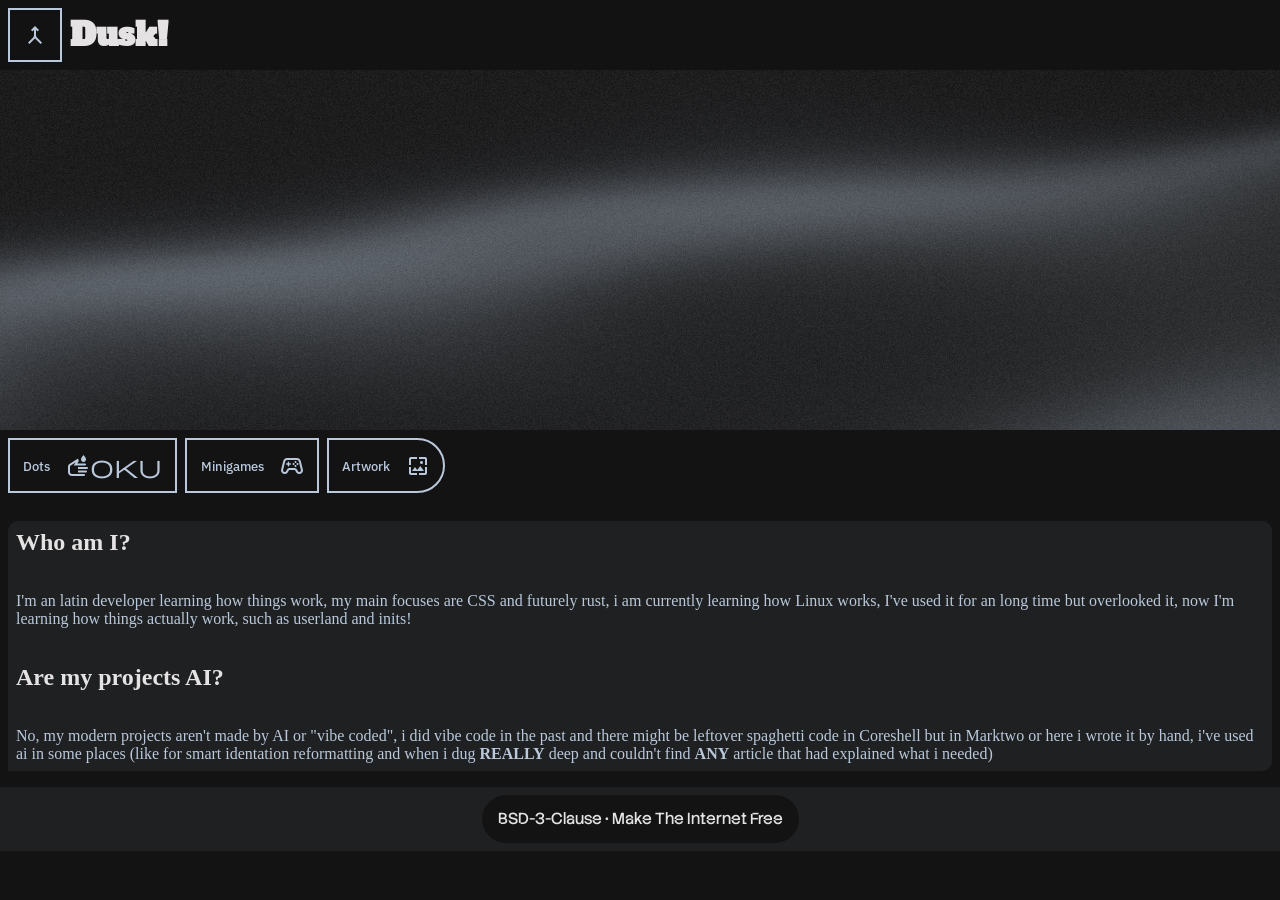
<file: index.html>
<!DOCTYPE html>
<html lang="en">
<head>
    <meta charset="UTF-8">
    <meta name="viewport" content="width=device-width, initial-scale=1.0">
    
    <title>Dusk!</title>
    
    <link rel="stylesheet" href="https://fonts.googleapis.com/css2?family=Material+Symbols+Outlined" />
    <link rel="stylesheet" href="stylesheet.css">
</head>

<body>
    <header class="topbar">
        <a href="https://www.github.com/dusk-uses-tux" aria-label="GitHub Profile">
            <span class="material-symbols-outlined">merge</span>
        </a>
        <h1>Dusk!</h1>   
    </header>
    
    <main>
        <img src="banner.png" alt="Gradient banner">

        <nav class="buttons">
            <a href="dots/index.html">
                Dots
                <span class="material-symbols-outlined">washoku</span>
            </a>
            <a href="apps/index.html">
                Minigames
                <span class="material-symbols-outlined">stadia_controller</span>
            </a>
            <a href="/artwork/index.html">
                Artwork
                <span class="material-symbols-outlined">wallpaper</span>
            </a>
        </nav>
    </main>
    <div class="yap">
        <h2>
            Who am I?
        </h2>
        <p>
            I'm an latin developer learning how things work, my main focuses are CSS and futurely rust, i am currently learning how Linux works, I've used it for an long time but overlooked it, now I'm learning how things actually work, such as userland and inits! 
        </p>
        <h2>
            Are my projects AI?
        </h2>
        <p>
            No, my modern projects aren't made by AI or "vibe coded", i did vibe code in the past and there might be leftover spaghetti code in Coreshell but in Marktwo or here i wrote it by hand, i've used ai in some places (like for smart identation reformatting and when i dug <strong>REALLY</strong> deep and couldn't find <strong>ANY</strong> article that had explained what i needed)
        </p>
    </div>
        <div class="footer">
        <footer>
            <p>
                BSD-3-Clause • Make The Internet Free
            </p>
        </footer>
    </div>
</body>
</html>
</file>
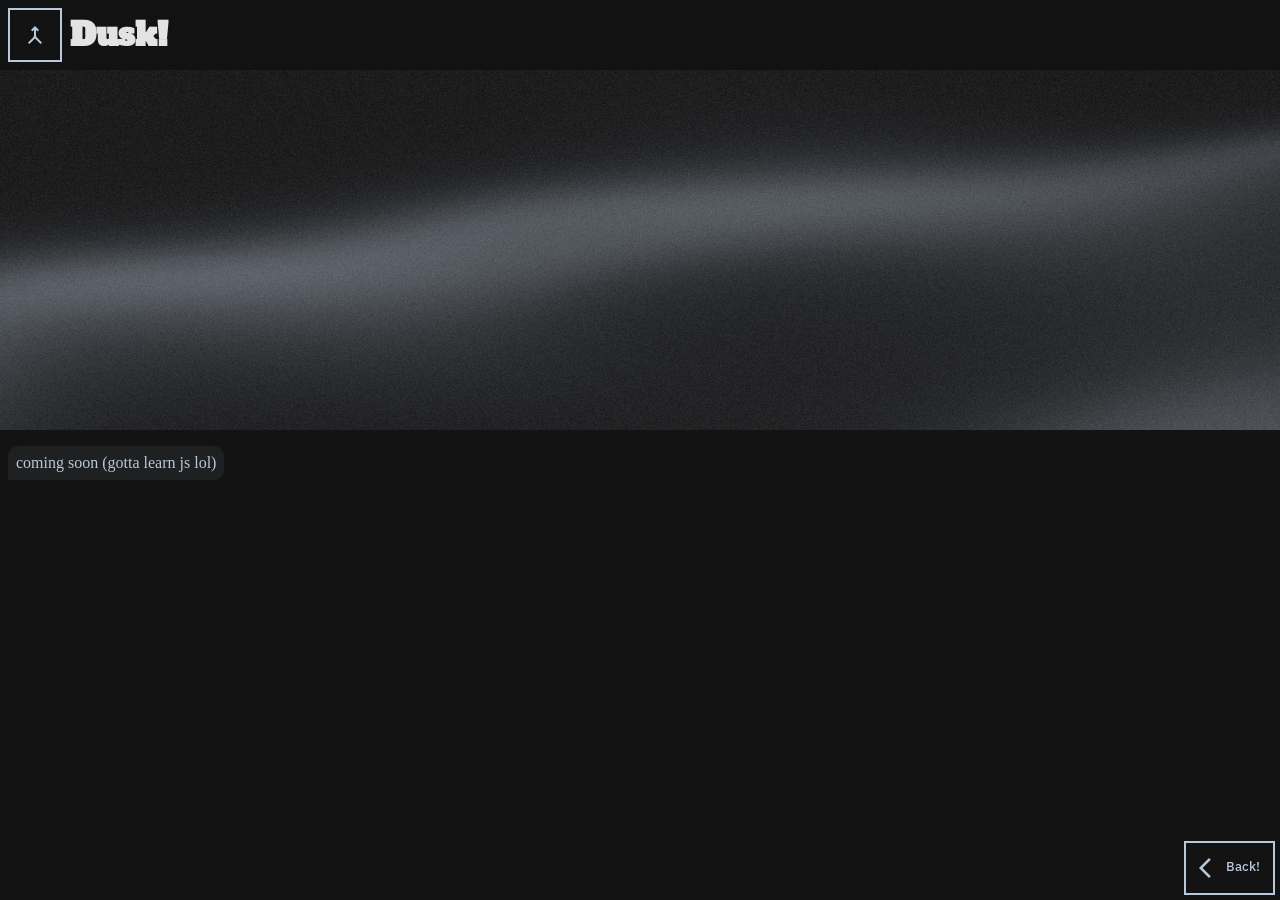
<file: apps/index.html>
<!DOCTYPE html>
<html lang="en">
<head>
    <meta charset="UTF-8">
    <meta name="viewport" content="width=device-width, initial-scale=1.0">
    
    <title>Dusk!</title>
    
    <link rel="stylesheet" href="https://fonts.googleapis.com/css2?family=Material+Symbols+Outlined" />
    <link rel="stylesheet" href="../stylesheet.css">
</head>

<body>
    <header class="topbar">
        <a href="https://www.github.com/dusk-uses-tux" aria-label="GitHub Profile">
            <span class="material-symbols-outlined">merge</span>
        </a>
        <h1>Dusk!</h1>   
    </header>
    
    <main>
        <img src="../banner.png" alt="Gradient banner">

        <!-- <nav class="buttons">
            <a href="https://github.com/dusk-uses-tux/marktwo">
                Marktwo
                <span class="material-symbols-outlined">
                  flag
                </span>
            </a>
        </nav> -->
    </main>
    <div class="yap">
        <p>
            coming soon (gotta learn js lol)
        </p>
    </div>
         <nav class="exit">
            <a href="../index.html">
                <span class="material-symbols-outlined">
                    arrow_back_ios
                </span>
                Back!
            </a>
        </nav>
</body>
</html>
</file>
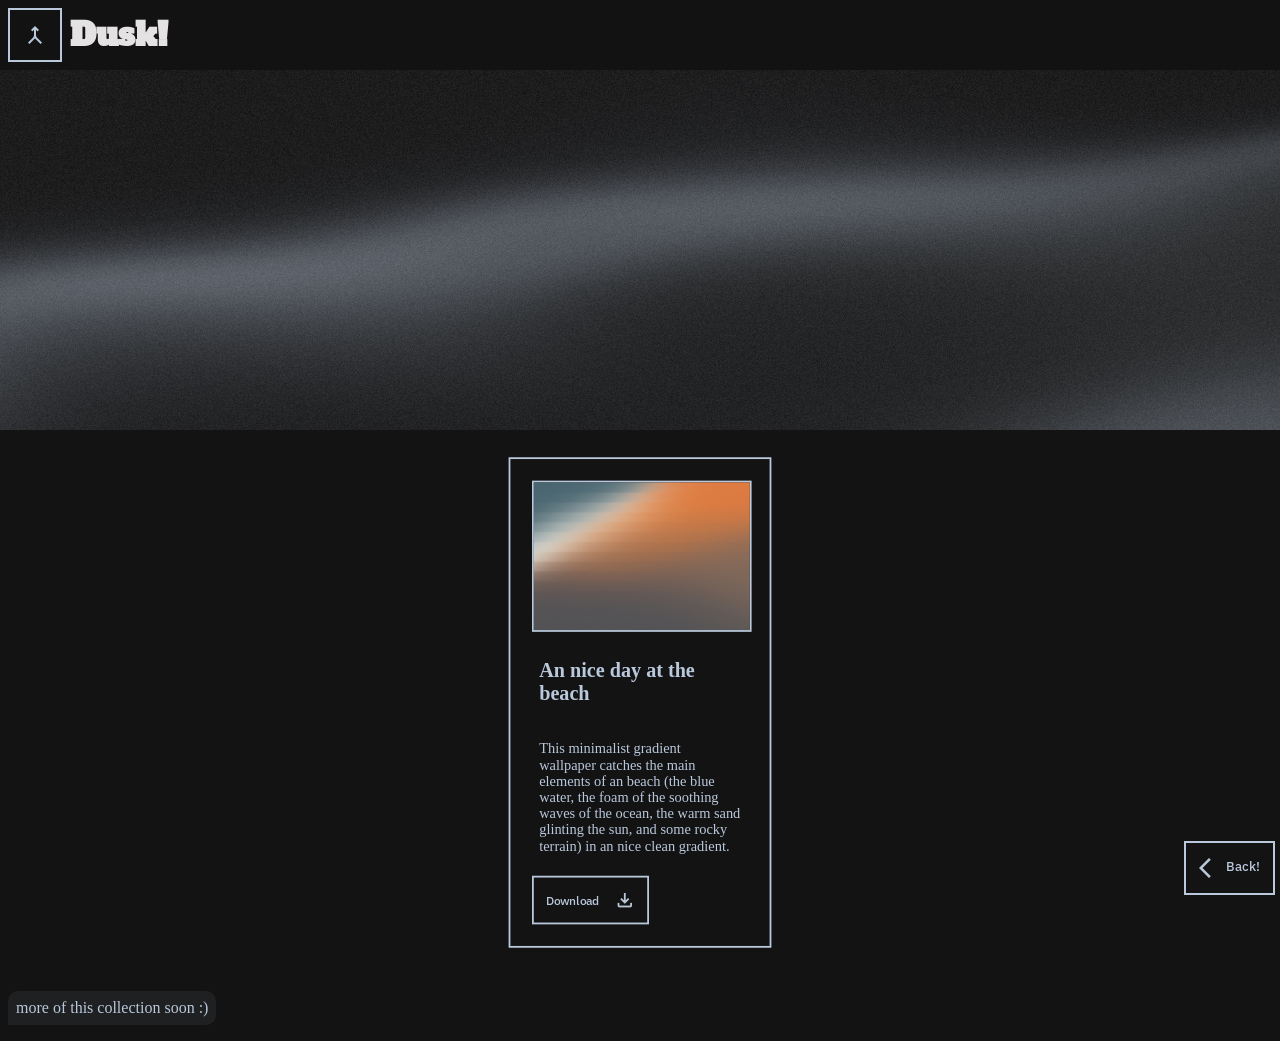
<file: artwork/index.html>
<!DOCTYPE html>
<html lang="en">

<head>
    <meta charset="UTF-8">
    <meta name="viewport" content="width=device-width, initial-scale=1.0">

    <title>Dusk!</title>

    <link rel="stylesheet" href="https://fonts.googleapis.com/css2?family=Material+Symbols+Outlined" />
    <link rel="stylesheet" href="../stylesheet.css">
    <link rel="stylesheet" href="artwork.css">
</head>

<body>
    <header class="topbar">
        <a href="https://www.github.com/dusk-uses-tux" aria-label="GitHub Profile">
            <span class="material-symbols-outlined">merge</span>
        </a>
        <h1>Dusk!</h1>
    </header>

    <main>
        <img src="../banner.png" alt="Gradient banner">

        <!-- <nav class="buttons">
            <a href="https://github.com/dusk-uses-tux/marktwo">
                Marktwo
                <span class="material-symbols-outlined">
                  flag
                </span>
            </a>
        </nav> -->
    </main>
    <nav class="exit">
        <a href="../index.html">
            <span class="material-symbols-outlined">
                arrow_back_ios
            </span>
            Back!
        </a>
    </nav>
    <div class="beach_card">
        <div class="beach">
            <img src="preview.jpg" alt="">
        </div>
        <div class="text">
            <h3>An nice day at the beach</h3>
            <p>This minimalist gradient wallpaper catches the main elements of an beach (the blue water, the foam of the
                soothing waves of the ocean, the warm sand glinting the sun, and some rocky terrain) in an nice clean
                gradient.</p>
        </div>
        <a href="beach.tar.xz">
            Download
            <span class="material-symbols-outlined">
                download
            </span>
        </a>
    </div>
    <div class="yap">
        <p>
            more of this collection soon :)
        </p>
    </div>
</body>

</html>
</file>
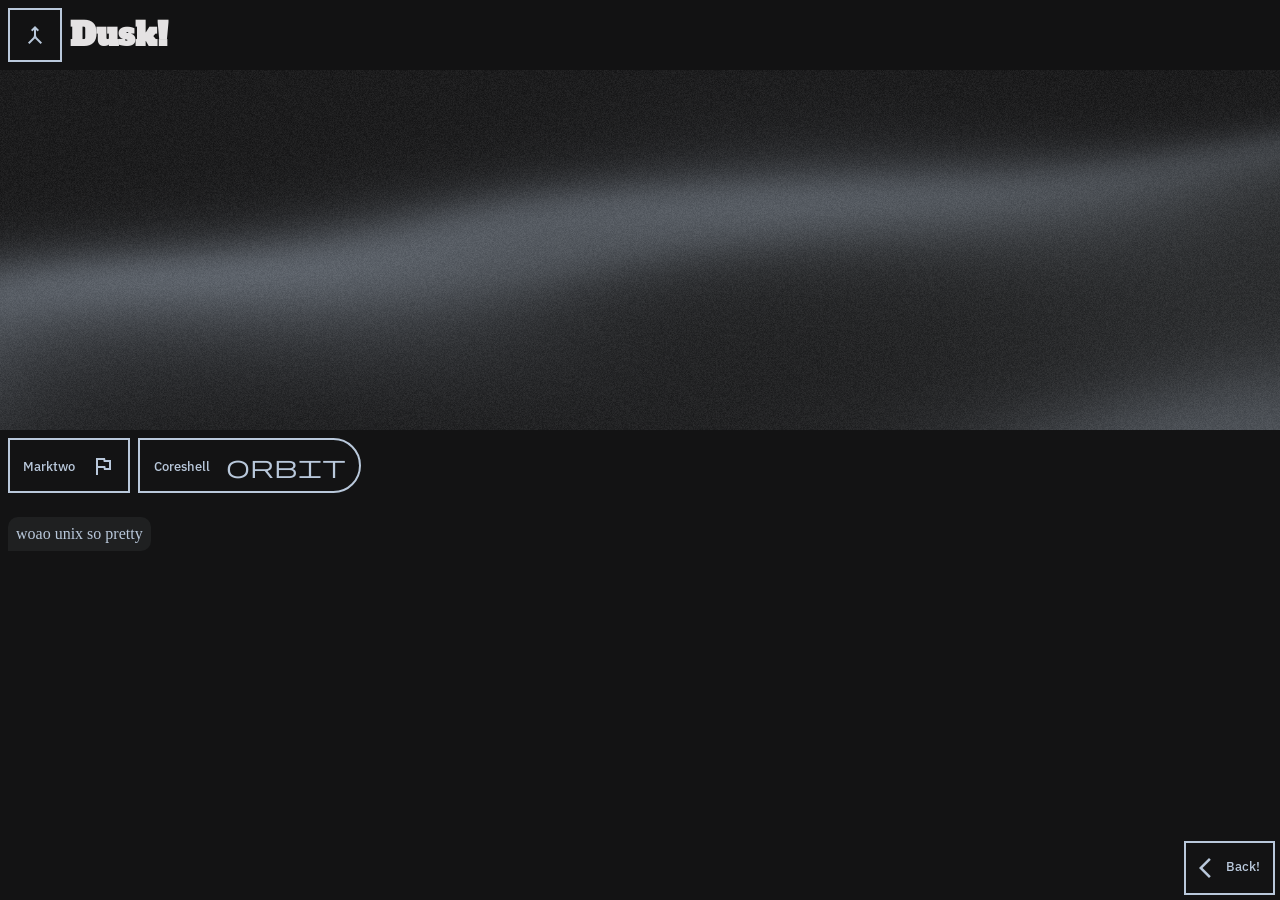
<file: dots/index.html>
<!DOCTYPE html>
<html lang="en">
<head>
    <meta charset="UTF-8">
    <meta name="viewport" content="width=device-width, initial-scale=1.0">
    
    <title>Dusk!</title>
    
    <link rel="stylesheet" href="https://fonts.googleapis.com/css2?family=Material+Symbols+Outlined" />
    <link rel="stylesheet" href="../stylesheet.css">
</head>

<body>
    <header class="topbar">
        <a href="https://www.github.com/dusk-uses-tux" aria-label="GitHub Profile">
            <span class="material-symbols-outlined">merge</span>
        </a>
        <h1>Dusk!</h1>   
    </header>
    
    <main>
        <img src="../banner.png" alt="Gradient banner">

        <nav class="buttons">
            <a href="https://github.com/dusk-uses-tux/marktwo">
                Marktwo
                <span class="material-symbols-outlined">
                  flag
                </span>
            </a>
            <a href="https://github.com/dusk-uses-tux/coreshell">
                Coreshell
                <span class="material-symbols-outlined">
                  orbit
                </span>
            </a>
        </nav>
    </main>
    <div class="yap">
        <p>
            woao unix so pretty
        </p>
    </div>
         <nav class="exit">
            <a href="../index.html">
                <span class="material-symbols-outlined">
                    arrow_back_ios
                </span>
                Back!
            </a>
        </nav>
</body>
</html>
</file>
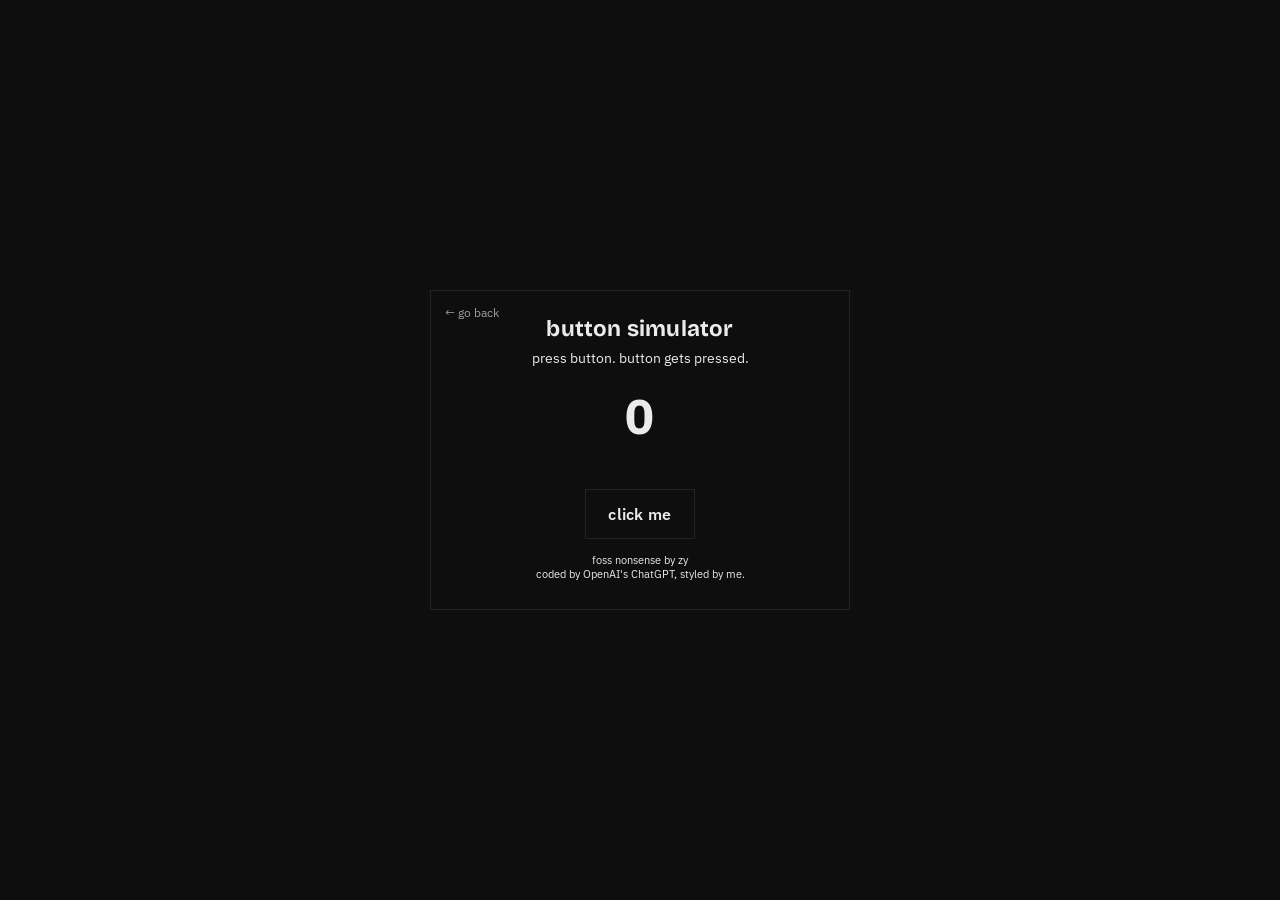
<file: vibecoded/clickr/index.html>
<!DOCTYPE html>
<html lang="en">
<head>
  <meta charset="UTF-8" />
  <meta name="viewport" content="width=device-width, initial-scale=1.0" />
  <title>touch grass simulator</title>

  <link href="https://fonts.googleapis.com/css2?family=Bricolage+Grotesque:opsz,wght@12..96,200..800&family=Google+Sans:ital,opsz,wght@0,17..18,400..700;1,17..18,400..700&family=IBM+Plex+Sans:ital,wght@0,100..700;1,100..700&display=swap" rel="stylesheet">

  <style>
    :root {
      --bg: #0e0e0e;
      --fg: #ebebeb;
      --card: #0e0e0e;
      --border: #222;
    }

    * { box-sizing: border-box; }

    body {
      margin: 0;
      min-height: 100vh;
      background: var(--bg);
      color: var(--fg);
      font-family: 'IBM Plex Sans', system-ui, sans-serif;
      display: flex;
      align-items: center;
      justify-content: center;
    }

    .card {
      position: relative;
      background: var(--card);
      border: 1px solid var(--border);
      padding: 24px 28px 28px;
      width: min(92vw, 420px);
      text-align: center;
    }

    .back {
      position: absolute;
      top: 14px;
      left: 14px;
      font-size: .75rem;
      text-decoration: none;
      color: var(--fg);
      opacity: .65;
      transition: opacity .15s ease, transform .15s ease;
    }

    .back:hover {
      opacity: 1;
      transform: translateX(-2px);
    }

    h1 {
      font-family: Bricolage Grotesque;
      margin: 0 0 6px;
      font-size: 1.4rem;
      font-weight: 700;
      letter-spacing: .2px;
    }

    .sub {
      color: var(--fg);
      font-size: .9rem;
      margin-bottom: 18px;
    }

    .count {
      font-size: 3rem;
      font-weight: 700;
      margin: 12px 0 6px;
      letter-spacing: 1px;
    }

    .msg {
      min-height: 1.2em;
      color: var(--fg);
      font-size: .95rem;
      margin-bottom: 18px;
      transition: opacity .15s ease;
    }

    button {
      all: unset;
      cursor: pointer;
      user-select: none;
      background: var(--bg);
      border: 1px solid var(--border);
      padding: 14px 22px;
      font-weight: 600;
      letter-spacing: .3px;
      transition: transform .06s ease, box-shadow .06s ease, border-color .06s ease;
    }

    button:hover {
      box-shadow:
        inset 0 0 0 1px rgba(255, 255, 255, 0.9),
        0 6px 16px rgba(255, 255, 255, 0.22);
      transform: translateY(-1px);
    }

    button:active {
      transform: translateY(2px) scale(0.98);
      box-shadow:
        inset 0 3px 6px rgba(0,0,0,0.6),
        0 2px 6px rgba(255,255,255,0.15);
      border-color: rgba(255,255,255,0.4);
    }

    button:focus-visible {
      box-shadow:
        inset 0 0 0 2px rgba(255, 255, 255, 0.9),
        0 8px 20px rgba(255, 255, 255, 0.2);
    }

    footer {
      margin-top: 14px;
      font-size: .7rem;
      color: var(--fg);
    }
  </style>
</head>
<body>
  <div class="card">

    <a href="https://dusk-uses-tux.github.io/" class="back">← go back</a>

    <h1>button simulator</h1>
    <div class="sub">press button. button gets pressed.</div>

    <div class="count" id="count">0</div>
    <div class="msg" id="msg"></div>

    <button id="btn">click me</button>

    <footer>foss nonsense by zy <br> coded by OpenAI's ChatGPT, styled by me.</footer>
  </div>

  <script>
    const countEl = document.getElementById('count');
    const msgEl = document.getElementById('msg');
    const btn = document.getElementById('btn');

    let count = 0;

    const milestones = [
      { n: 1,  t: 'yay you pressed me!' },
      { n: 10,  t: 'dont give up!' },
      { n: 100, t: 'oh you didnt give up yet :D' },
      { n: 1000, t: 'it seems like you have a lot of free time to do this :3' },
      { n: 4000, t: 'ok thats enough clicks' },
      { n: 4001, t: 'thats enough dude...' },
      { n: 10000, t: 'I SAID THATS ENOUGH-' },
      { n: 100000, t: 'go touch grass...' },
      { n: 100001, t: 'IM SERIOUS GO TOUCH GRASS-' },
      { n: 100002, t: 'i give up on you do wharever you want...' },
    ];

    btn.addEventListener('click', () => {
      count++;
      countEl.textContent = count.toLocaleString();

      const hit = milestones.find(m => m.n === count);
      if (hit) {
        msgEl.style.opacity = 0;
        setTimeout(() => {
          msgEl.textContent = hit.t;
          msgEl.style.opacity = 1;
        }, 80);
      }
    });
  </script>
</body>
</html>
</file>
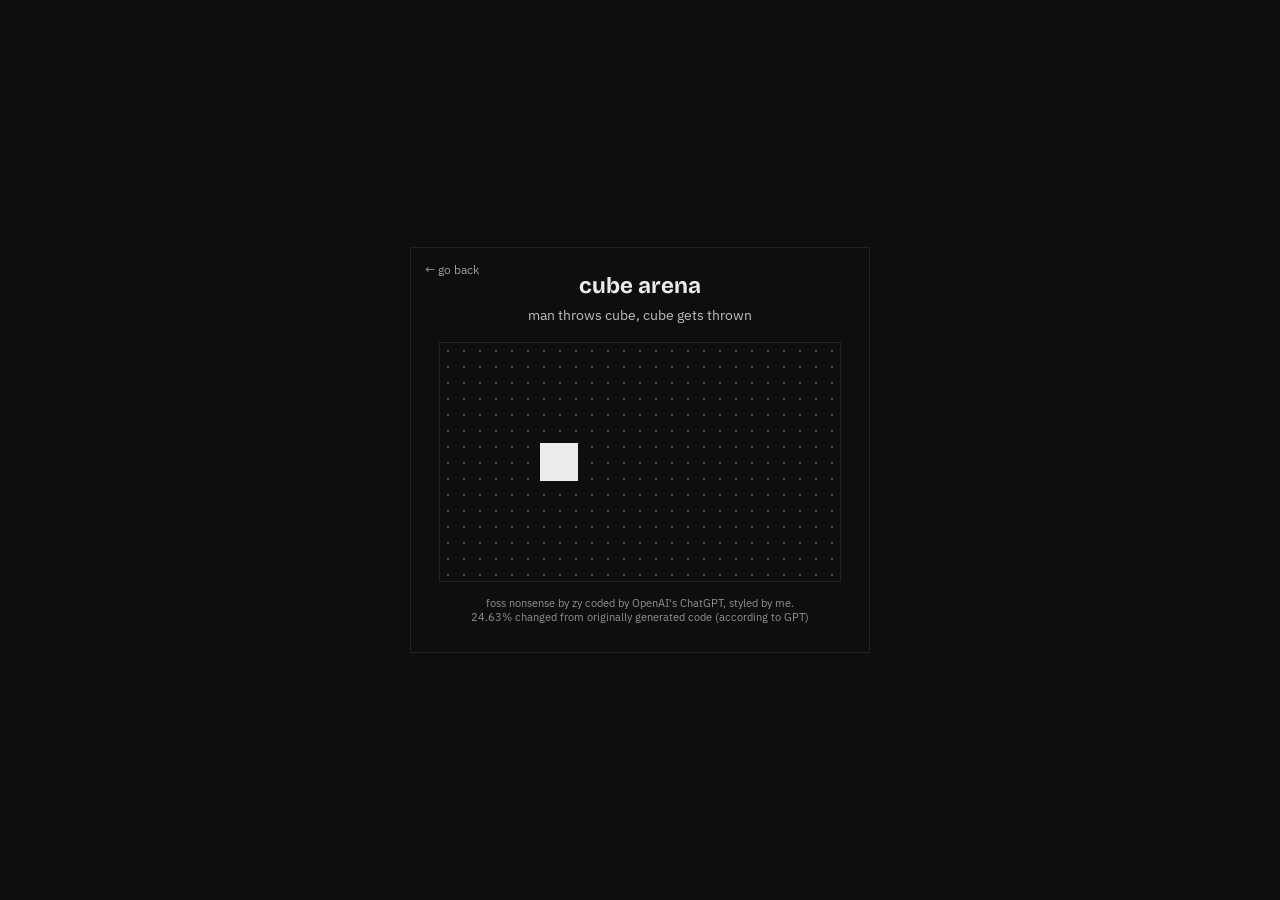
<file: vibecoded/cube/index.html>
<!DOCTYPE html>
<html lang="en">
<head>
<meta charset="UTF-8" />
<meta name="viewport" content="width=device-width, initial-scale=1.0" />
<title>cube arena</title>

<link href="https://fonts.googleapis.com/css2?family=Bricolage+Grotesque:opsz,wght@12..96,200..800&family=Google+Sans:ital,opsz,wght@0,17..18,400..700;1,17..18,400..700&family=IBM+Plex+Sans:ital,wght@0,100..700;1,100..700&display=swap" rel="stylesheet">

<style>
:root {
  --bg: #0e0e0e;
  --fg: #ebebeb;
  --card: #0e0e0e;
  --border: #222;
}

* { box-sizing: border-box; }

body {
  margin: 0;
  min-height: 100vh;
  background: var(--bg);
  color: var(--fg);
  font-family: 'IBM Plex Sans', system-ui, sans-serif;
  display: flex;
  align-items: center;
  justify-content: center;
}

.card {
  position: relative;
  background: var(--card);
  border: 1px solid var(--border);
  padding: 24px 28px 28px;
  width: min(92vw, 460px);
  text-align: center;
}

h1 {
  font-family: Bricolage Grotesque;
  margin: 0 0 6px;
  font-size: 1.4rem;
  font-weight: 700;
}

.sub {
  font-size: .9rem;
  margin-bottom: 18px;
  opacity: .8;
}

.arena {
  position: relative;
  height: 240px;
  border: 1px solid var(--border);
  overflow: hidden;
  background: #0e0e0e;
}

.cube {
  position: absolute;
  width: 38px;
  height: 38px;
  border-radius: 0;
  background: var(--fg);
  cursor: grab;
  touch-action: none;
}

.cube:active {
  cursor: grabbing;
}

footer {
  margin-top: 14px;
  font-size: .7rem;
  opacity: .6;
}

.arena {
  position: relative;
  height: 240px;
  border: 1px solid var(--border);
  overflow: hidden;
  background:
    radial-gradient(circle, rgba(255, 255, 255, 0.244) 1px, transparent 1px),
    #0e0e0e;
  background-size: 16px 16px;
}

    .back {
      position: absolute;
      top: 14px;
      left: 14px;
      font-size: .75rem;
      text-decoration: none;
      color: var(--fg);
      opacity: .65;
      transition: opacity .15s ease, transform .15s ease;
    }

    .back:hover {
      opacity: 1;
      transform: translateX(-2px);
    }

</style>
</head>
<body>

<div class="card">
  <a href="https://dusk-uses-tux.github.io/" class="back">← go back</a>
  <h1>cube arena</h1>
  <div class="sub">man throws cube, cube gets thrown</div>

  <div class="arena" id="arena">
    <div class="cube" id="cube"></div>
  </div>

  <footer>foss nonsense by zy
coded by OpenAI's ChatGPT, styled by me.<br>24.63% changed from originally generated code (according to GPT)</footer>
</div>

<script>
const arena = document.getElementById('arena');
const cube = document.getElementById('cube');

let x = 100, y = 100;
let vx = 0, vy = 0;
let dragging = false;

let lastX = 0, lastY = 0, lastTime = 0;

const friction = 0.995;
const bounce = 0.9;

function clamp(v, min, max) {
  return Math.max(min, Math.min(max, v));
}

function setPos() {
  cube.style.transform = `translate(${x}px, ${y}px)`;
}

cube.addEventListener('pointerdown', e => {
  dragging = true;
  cube.setPointerCapture(e.pointerId);

  lastX = e.clientX;
  lastY = e.clientY;
  lastTime = performance.now();

  vx = vy = 0;
});

window.addEventListener('pointermove', e => {
  if (!dragging) return;

  const rect = arena.getBoundingClientRect();
  const px = e.clientX - rect.left - cube.offsetWidth / 2;
  const py = e.clientY - rect.top - cube.offsetHeight / 2;

  x = clamp(px, 0, arena.clientWidth - cube.offsetWidth);
  y = clamp(py, 0, arena.clientHeight - cube.offsetHeight);

  const now = performance.now();
  const dt = now - lastTime || 16;

  vx = (e.clientX - lastX) / dt * 16;
  vy = (e.clientY - lastY) / dt * 16;

  lastX = e.clientX;
  lastY = e.clientY;
  lastTime = now;

  setPos();
});

window.addEventListener('pointerup', () => {
  dragging = false;
});

function tick() {
  if (!dragging) {
    x += vx;
    y += vy;

    vx *= friction;
    vy *= friction;

    const maxX = arena.clientWidth - cube.offsetWidth;
    const maxY = arena.clientHeight - cube.offsetHeight;

    if (x <= 0 || x >= maxX) {
      vx *= -bounce;
      x = clamp(x, 0, maxX);
    }

    if (y <= 0 || y >= maxY) {
      vy *= -bounce;
      y = clamp(y, 0, maxY);
    }

    if (Math.abs(vx) < 0.01) vx = 0;
    if (Math.abs(vy) < 0.01) vy = 0;

    setPos();
  }

  requestAnimationFrame(tick);
}

setPos();
tick();
</script>
</body>
</html>
</file>
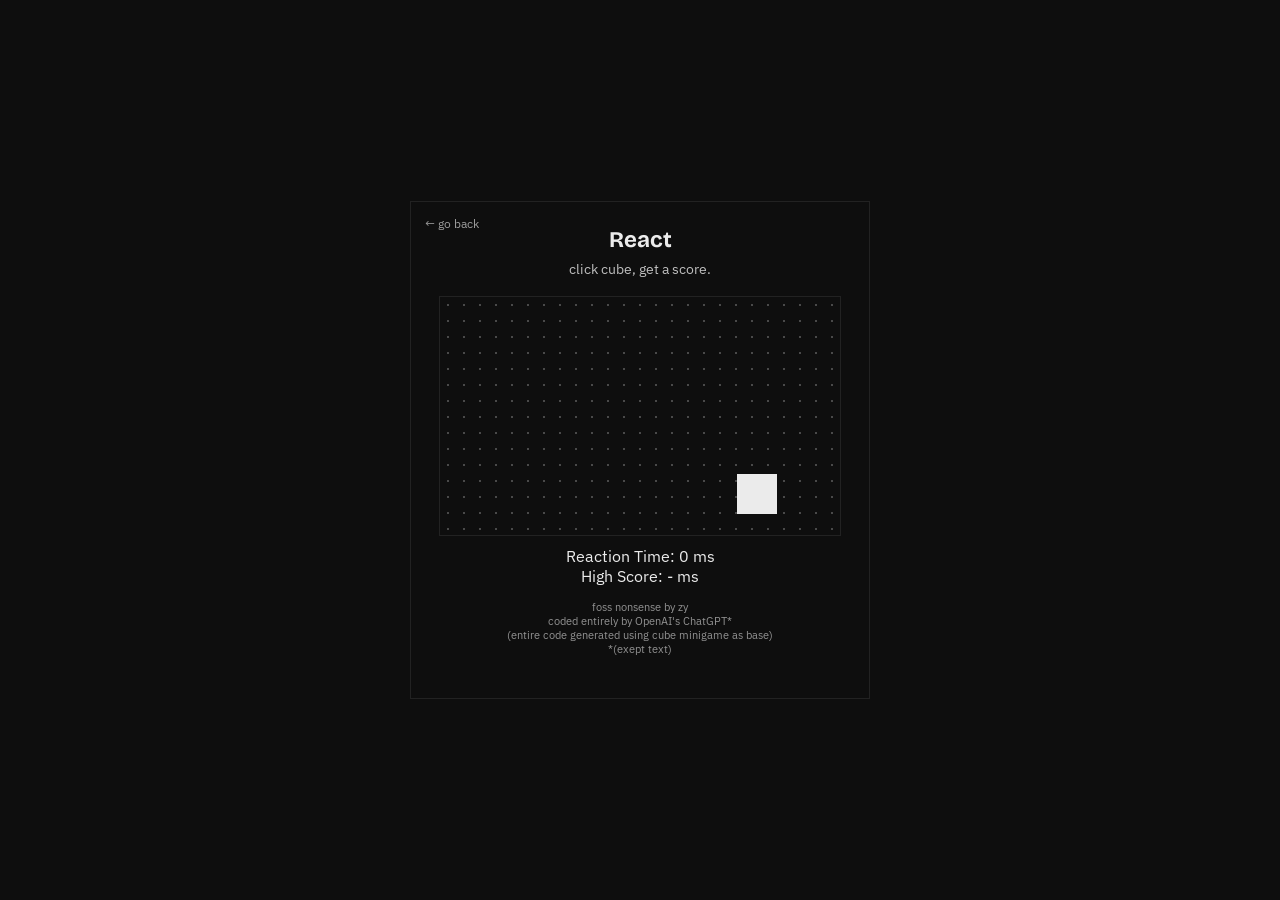
<file: vibecoded/react/index.html>
<!DOCTYPE html>
<html lang="en">
<head>
<meta charset="UTF-8" />
<meta name="viewport" content="width=device-width, initial-scale=1.0" />
<title>Reaction Tester</title>

<link href="https://fonts.googleapis.com/css2?family=Bricolage+Grotesque:opsz,wght@12..96,200..800&family=IBM+Plex+Sans:ital,wght@0,100..700;1,100..700&display=swap" rel="stylesheet">

<style>
:root {
  --bg: #0e0e0e;
  --fg: #ebebeb;
  --card: #0e0e0e;
  --border: #222;
}

* { box-sizing: border-box; }

body {
  margin: 0;
  min-height: 100vh;
  background: var(--bg);
  color: var(--fg);
  font-family: 'IBM Plex Sans', system-ui, sans-serif;
  display: flex;
  align-items: center;
  justify-content: center;
}

.card {
  position: relative;
  background: var(--card);
  border: 1px solid var(--border);
  padding: 24px 28px 28px;
  width: min(92vw, 460px);
  text-align: center;
}

h1 {
  font-family: Bricolage Grotesque;
  margin: 0 0 6px;
  font-size: 1.4rem;
  font-weight: 700;
}

.sub {
  font-size: .9rem;
  margin-bottom: 18px;
  opacity: .8;
}

.arena {
  position: relative;
  height: 240px;
  border: 1px solid var(--border);
  overflow: hidden;
  background:
    radial-gradient(circle, rgba(255, 255, 255, 0.244) 1px, transparent 1px),
    #0e0e0e;
  background-size: 16px 16px;
}

.target {
  position: absolute;
  width: 40px;
  height: 40px;
  border-radius: 0; /* square */
  background: var(--fg);
  cursor: pointer;
}

footer {
  margin-top: 14px;
  font-size: .7rem;
  opacity: .6;
}

.back {
  position: absolute;
  top: 14px;
  left: 14px;
  font-size: .75rem;
  text-decoration: none;
  color: var(--fg);
  opacity: .65;
  transition: opacity .15s ease, transform .15s ease;
}

.back:hover {
  opacity: 1;
  transform: translateX(-2px);
}
</style>
</head>
<body>

<div class="card">
  <a href="https://dusk-uses-tux.github.io/" class="back">← go back</a>
  <h1>React</h1>
  <div class="sub">click cube, get a score.</div>

  <div class="arena" id="arena"></div>

  <div style="margin-top:10px;">
    Reaction Time: <span id="time">0</span> ms<br>
    High Score: <span id="highscore">0</span> ms
  </div>

  <footer>foss nonsense by zy <br>
coded entirely by OpenAI's ChatGPT* <br>(entire code generated using cube minigame as base)
<br>
*(exept text)<footer>
</div>

<script>
const arena = document.getElementById('arena');
const timeDisplay = document.getElementById('time');
const highScoreDisplay = document.getElementById('highscore');

let startTime = 0;
let highScore = localStorage.getItem('reactionHigh') || Infinity;
highScoreDisplay.textContent = highScore === Infinity ? '-' : highScore;

function randomPosition() {
  const maxX = arena.clientWidth - 40;
  const maxY = arena.clientHeight - 40;
  return {
    x: Math.random() * maxX,
    y: Math.random() * maxY
  };
}

function spawnTarget() {
  const target = document.createElement('div');
  target.className = 'target';
  const pos = randomPosition();
  target.style.left = pos.x + 'px';
  target.style.top = pos.y + 'px';
  arena.appendChild(target);

  startTime = performance.now();

  target.addEventListener('click', () => {
    const reactionTime = Math.round(performance.now() - startTime);
    timeDisplay.textContent = reactionTime;

    if (reactionTime < highScore) {
      highScore = reactionTime;
      highScoreDisplay.textContent = highScore;
      localStorage.setItem('reactionHigh', highScore);
    }

    target.remove();
    setTimeout(spawnTarget, 500 + Math.random() * 1500);
  });
}

spawnTarget();
</script>
</body>
</html>
</file>
<file: stylesheet.css>
@import url('https://fonts.googleapis.com/css2?family=Alfa+Slab+One&family=Google+Sans:ital,opsz,wght@0,17..18,400..700;1,17..18,400..700&family=IBM+Plex+Sans:ital,wght@0,100..700;1,100..700&family=Stack+Sans+Notch:wght@200..700&display=swap');

:root {
    --accent_color: #b9c8db;
    --accent_fg_color: #0d1d2b;
    --accent_bg_color: #b9c8db;
    --window_bg_color: #131314;
    --topbar_bg_color: #131314aa;
    --window_fg_color: #e4e2e3;
    --headerbar_bg_color: #131314;
    --headerbar_fg_color: #e4e2e3;
    --popover_bg_color: #131314;
    --popover_fg_color: #e4e2e3;
    --view_bg_color: #1f2021;
    --view_fg_color: #e4e2e3;
    --card_bg_color: #1f2021;
    --card_fg_color: #e4e2e3;
    --sidebar_bg_color: var(--window_bg_color);
    --sidebar_fg_color: var(--window_fg_color);
    --sidebar_border_color: var(--window_bg_color);
    --sidebar_backdrop_color: var(--window_bg_color);
    --emphasis_color: #f9e2af;

    --spacing-xs: 0.25rem;
    --spacing-sm: 0.5rem;
    --spacing-md: 1rem;
    --spacing-lg: 1.5rem;

    --radius-pill: 9999px;
    --radius-none: 0;

    --transition-base: 200ms cubic-bezier(0, 0.62, 0.016, 1.281);
}

/* ── Base ─────────────────────────────────────────── */

body {
    background-color: var(--window_bg_color);
    margin: 0;
}

main img {
    display: block;
    margin: auto;
    width: 100%;
    height: auto;
    max-height: 40vh;
}

/* ── Icons ────────────────────────────────────────── */

.material-symbols-outlined {
    font-family: 'Material Symbols Outlined';
    font-variation-settings: 'FILL' 0, 'wght' 400, 'GRAD' 0, 'opsz' 24;
    vertical-align: middle;
}

/* ── Topbar ───────────────────────────────────────── */

.topbar {
    position: sticky;
    top: 0;
    z-index: 1000;
    backdrop-filter: blur(20px);
    display: flex;
    align-items: center;
    gap: var(--spacing-sm);
    background-color: var(--topbar_bg_color);
    padding: var(--spacing-sm);
    max-width: 100%;
}

.topbar a {
    transition: transform var(--transition-base);
}

.topbar a:hover {
    transform: rotate(3deg);
}

.topbar h1 {
    margin: 0;
    font-family: 'Alfa Slab One';
    color: var(--window_fg_color);
}

/* ── Shared Link/Button Styles ────────────────────── */

.topbar a,
.buttons a {
    display: inline-flex;
    align-items: center;
    gap: var(--spacing-md);
    font-family: 'IBM Plex Sans';
    font-weight: 500;
    font-size: 0.35cm;
    color: var(--accent_color);
    text-decoration: none;
    padding: 1em;
    border: 2px solid var(--accent_color);
    margin: 0;
    transition:
        box-shadow var(--transition-base),
        padding var(--transition-base);
}

.topbar a:hover,
.topbar a:focus,
.buttons a:hover,
.buttons a:focus {
    padding-left: 1.5em;
    padding-right: 1.5em;
    box-shadow: 0 0.5rem var(--accent_bg_color);
    background-color: var(--card_bg_color);
}

/* ── Buttons Container ────────────────────────────── */

.buttons {
    display: flex;
    flex-wrap: wrap;
    gap: calc(var(--spacing-md) / 2);
    padding: var(--spacing-sm);
}

.buttons a:last-child {
    border-radius: var(--radius-none) var(--radius-pill) var(--radius-pill) var(--radius-none);
}

/* ── yap ────────────────────────────────────────── */

.yap {
    width: fit-content;
    margin-left: var(--spacing-sm);
    margin-right: var(--spacing-sm);
    background-color: var(--card_bg_color);
    border-radius: 10px 10px 10px 0%;
    corner-shape: squircle;
}

.yap p {
    font-family: Google Sans;
    color: var(--accent_color);
    padding: var(--spacing-sm);
}

.yap h2 {
    font-family: Google Sans;
    font-weight: bolder;
    color: var(--card_fg_color);
    padding: var(--spacing-sm);
}

.yap p strong {
    font-weight: bolder;
}
/* ── back ───────────────────────────────────────── */

.exit a {
    position: fixed;
    bottom: 5px;
    right: 5px;
    z-index: 1000;
    font-family: 'IBM Plex Sans';
    font-weight: 500;
    font-size: 0.35cm;
    color: var(--accent_color);
    background-color: var(--window_bg_color);
    text-decoration: none;
    padding: 1em;
    border: 2px solid var(--accent_color);
    margin: 0;
    transition:
        all var(--transition-base);
    text-align: center;
}

.exit a:hover,
.exit a:focus {
    padding-left: 1.5em;
    padding-right: 1.5em;
    box-shadow: 0 0.5rem var(--accent_bg_color);
    background-color: var(--card_bg_color);
}

/* ── footer ─────────────────────────────────────── */

.footer {
    background-color: var(--card_bg_color);
    padding: var(--spacing-sm);
}

.footer footer {
    transition: transform var(--transition-base);
    background-color: var(--window_bg_color);
    color: var(--card_fg_color);
    align-self: center;
    margin-left: auto;
    margin-right: auto;
    width: fit-content;
    padding: 0.01em 1em;
    border-radius: var(--radius-pill);
}

.footer footer p {
    font-family: Stack Sans Notch;
    line-height: 1;
}

.footer footer:hover {
    transform: rotate(1deg);
}
</file>
<file: artwork/artwork.css>
@import url('https://fonts.googleapis.com/css2?family=Alfa+Slab+One&family=Google+Sans:ital,opsz,wght@0,17..18,400..700;1,17..18,400..700&family=IBM+Plex+Sans:ital,wght@0,100..700;1,100..700&family=Stack+Sans+Notch:wght@200..700&display=swap');

:root {
    --accent_color: #b9c8db;
    --accent_fg_color: #0d1d2b;
    --accent_bg_color: #b9c8db;
    --window_bg_color: #131314;
    --topbar_bg_color: #131314aa;
    --window_fg_color: #e4e2e3;
    --headerbar_bg_color: #131314;
    --headerbar_fg_color: #e4e2e3;
    --popover_bg_color: #131314;
    --popover_fg_color: #e4e2e3;
    --view_bg_color: #1f2021;
    --view_fg_color: #e4e2e3;
    --card_bg_color: #1f2021;
    --card_fg_color: #e4e2e3;
    --sidebar_bg_color: var(--window_bg_color);
    --sidebar_fg_color: var(--window_fg_color);
    --sidebar_border_color: var(--window_bg_color);
    --sidebar_backdrop_color: var(--window_bg_color);
    --emphasis_color: #f9e2af;

    --spacing-xs: 0.25rem;
    --spacing-sm: 0.5rem;
    --spacing-md: 1rem;
    --spacing-lg: 1.5rem;

    --radius-pill: 9999px;
    --radius-none: 0;

    --transition-base: 200ms cubic-bezier(0, 0.62, 0.016, 1.281);
}

.beach_card {
    transform: scale(90%);
    display: block;
    margin-left: auto;
    margin-right: auto;
    border: 2px solid var(--accent_color);
    width: fit-content;
    max-width: 15rem;
    padding: var(--spacing-lg);
    transition:
        transform var(--transition-base);
}

.beach {
    display: block;
    margin-left: auto;
    margin-right: auto;
    border: 2px solid var(--accent_color);
    width: 15rem;
    transition:
        transform var(--transition-base);
}

.beach:hover {
    transform: scale(110%);
    box-shadow: 0 0.5rem var(--accent_bg_color);
    background-color: var(--card_bg_color);
}

.beach img {
    display: block;
    width: 100%;
    height: 100%;
}

.beach_card .text p {
    font-family: Google Sans;
    font-size: medium;
    font-weight: 200;
    color: var(--accent_color);
    padding: var(--spacing-sm);
}

.beach_card .text h3 {
    font-family: Google Sans;
    font-size: 1.4rem;
    font-weight: 900;
    color: var(--accent_color);
    padding: var(--spacing-sm);
}

.beach_card a {
    display: inline-flex;
    align-items: center;
    gap: var(--spacing-md);
    font-family: 'IBM Plex Sans';
    font-weight: 500;
    font-size: 0.35cm;
    color: var(--accent_color);
    text-decoration: none;
    padding: 1em;
    border: 2px solid var(--accent_color);
    margin: 0;
    transition:
        box-shadow var(--transition-base),
        padding var(--transition-base);
}

.beach_card a:focus, .beach_card a:hover {
    padding-left: 1.5em;
    padding-right: 1.5em;
    box-shadow: 0 0.5rem var(--accent_bg_color);
    background-color: var(--card_bg_color);
}
</file>
